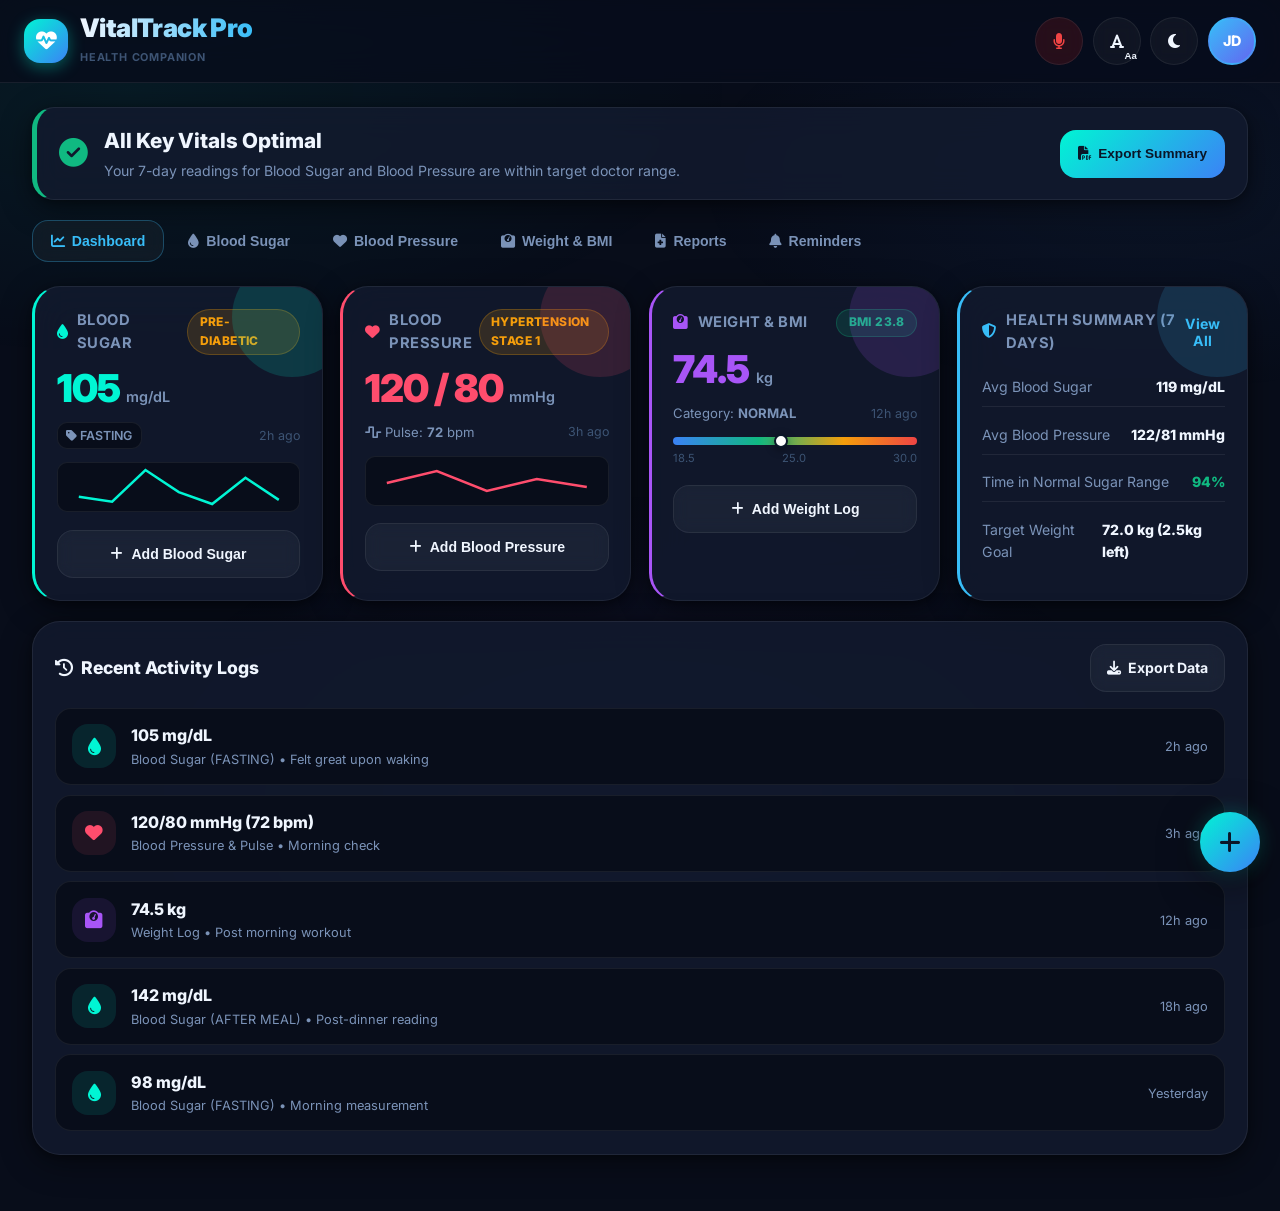
<file: index.html>
<!DOCTYPE html>
<html lang="en" data-theme="dark">
<head>
    <meta charset="UTF-8">
    <meta name="viewport" content="width=device-width, initial-scale=1.0">
    <title>VitalTrack Pro - Smart Health Metrics Tracking</title>
    <!-- Modern Typography -->
    <link rel="preconnect" href="https://fonts.googleapis.com">
    <link rel="preconnect" href="https://fonts.gstatic.com" crossorigin>
    <link href="https://fonts.googleapis.com/css2?family=Plus+Jakarta+Sans:wght@400;500;600;700;800&display=swap" rel="stylesheet">
    <!-- FontAwesome icons for healthcare UI -->
    <link rel="stylesheet" href="https://cdnjs.cloudflare.com/ajax/libs/font-awesome/6.4.0/css/all.min.css">
    <link rel="stylesheet" href="styles.css">
</head>
<body class="theme-dark font-normal">
    <div id="app" class="app-container">
        <!-- Top Navigation Bar -->
        <header class="top-app-bar">
            <div class="brand-section">
                <div class="brand-logo">
                    <i class="fa-solid fa-heart-pulse"></i>
                </div>
                <div class="brand-text">
                    <h1>VitalTrack Pro</h1>
                    <span class="brand-tag">Health Companion</span>
                </div>
            </div>
            
            <div class="top-bar-actions">
                <button id="btn-voice-log" class="icon-button mic-btn" title="Voice Assisted Vital Entry" onclick="app.openVoiceModal()">
                    <i class="fa-solid fa-microphone"></i>
                </button>
                <button id="btn-font-scale" class="icon-button" title="Toggle Large Font Mode for Readability" aria-label="Toggle Font Size">
                    <i class="fa-solid fa-font"></i>
                    <span class="badge-text">Aa</span>
                </button>
                <button id="btn-theme-toggle" class="icon-button" title="Toggle Light/Dark Theme" aria-label="Toggle Theme">
                    <i class="fa-solid fa-moon"></i>
                </button>
                <div class="user-avatar" id="btn-open-profile" title="User Profile">
                    <span>JD</span>
                </div>
            </div>
        </header>

        <!-- Main Content View Area -->
        <main class="main-content">
            <!-- Global Health Status Banner -->
            <section class="status-banner status-good" id="global-status-banner">
                <div class="status-icon">
                    <i class="fa-solid fa-circle-check"></i>
                </div>
                <div class="status-info">
                    <h2 id="status-title">All Key Vitals Optimal</h2>
                    <p id="status-desc">Your 7-day readings for Blood Sugar and Blood Pressure are within target doctor range.</p>
                </div>
                <button class="status-action-btn" id="btn-quick-report">
                    <i class="fa-solid fa-file-pdf"></i> Export Summary
                </button>
            </section>

            <!-- Navigation Tabs for Desktop / Screen Selector -->
            <nav class="screen-tabs">
                <button class="tab-btn active" data-screen="dashboard">
                    <i class="fa-solid fa-chart-line"></i> Dashboard
                </button>
                <button class="tab-btn" data-screen="bloodsugar">
                    <i class="fa-solid fa-droplet"></i> Blood Sugar
                </button>
                <button class="tab-btn" data-screen="bloodpressure">
                    <i class="fa-solid fa-heart"></i> Blood Pressure
                </button>
                <button class="tab-btn" data-screen="weightbmi">
                    <i class="fa-solid fa-weight-scale"></i> Weight & BMI
                </button>
                <button class="tab-btn" data-screen="reports">
                    <i class="fa-solid fa-file-medical"></i> Reports
                </button>
                <button class="tab-btn" data-screen="reminders">
                    <i class="fa-solid fa-bell"></i> Reminders
                </button>
            </nav>

            <!-- ================= SCREEN 1: DASHBOARD ================= -->
            <div id="screen-dashboard" class="screen-view active">
                <div class="dashboard-grid">
                    <!-- Metric Card 1: Blood Sugar -->
                    <div class="metric-card card-sugar">
                        <div class="card-header">
                            <div class="card-title">
                                <i class="fa-solid fa-droplet icon-sugar"></i>
                                <span>Blood Sugar</span>
                            </div>
                            <span class="status-pill pill-normal" id="dash-sugar-pill">Normal</span>
                        </div>
                        <div class="card-value-container">
                            <span class="metric-number" id="dash-sugar-val">105</span>
                            <span class="metric-unit">mg/dL</span>
                        </div>
                        <div class="card-subtext">
                            <span class="context-tag" id="dash-sugar-context"><i class="fa-solid fa-sun"></i> Fasting</span>
                            <span class="timestamp" id="dash-sugar-time">Today, 8:15 AM</span>
                        </div>
                        <div class="mini-chart-container">
                            <svg id="sparkline-sugar" class="sparkline-svg" viewBox="0 0 200 40"></svg>
                        </div>
                        <button class="card-add-btn" onclick="app.openLoggerModal('sugar')">
                            <i class="fa-solid fa-plus"></i> Add Blood Sugar
                        </button>
                    </div>

                    <!-- Metric Card 2: Blood Pressure -->
                    <div class="metric-card card-bp">
                        <div class="card-header">
                            <div class="card-title">
                                <i class="fa-solid fa-heart icon-bp"></i>
                                <span>Blood Pressure</span>
                            </div>
                            <span class="status-pill pill-normal" id="dash-bp-pill">Normal</span>
                        </div>
                        <div class="card-value-container">
                            <span class="metric-number" id="dash-bp-val">120 / 80</span>
                            <span class="metric-unit">mmHg</span>
                        </div>
                        <div class="card-subtext">
                            <span><i class="fa-solid fa-wave-square"></i> Pulse: <strong id="dash-bp-pulse">72</strong> bpm</span>
                            <span class="timestamp" id="dash-bp-time">Today, 7:30 AM</span>
                        </div>
                        <div class="mini-chart-container">
                            <svg id="sparkline-bp" class="sparkline-svg" viewBox="0 0 200 40"></svg>
                        </div>
                        <button class="card-add-btn" onclick="app.openLoggerModal('bp')">
                            <i class="fa-solid fa-plus"></i> Add Blood Pressure
                        </button>
                    </div>

                    <!-- Metric Card 3: Weight & BMI -->
                    <div class="metric-card card-weight">
                        <div class="card-header">
                            <div class="card-title">
                                <i class="fa-solid fa-weight-scale icon-weight"></i>
                                <span>Weight & BMI</span>
                            </div>
                            <span class="status-pill pill-normal" id="dash-bmi-pill">BMI 23.8</span>
                        </div>
                        <div class="card-value-container">
                            <span class="metric-number" id="dash-weight-val">74.5</span>
                            <span class="metric-unit">kg</span>
                        </div>
                        <div class="card-subtext">
                            <span>Category: <strong id="dash-bmi-cat">Normal Weight</strong></span>
                            <span class="timestamp" id="dash-weight-time">Yesterday</span>
                        </div>
                        <div class="bmi-mini-bar">
                            <div class="bmi-track">
                                <div class="bmi-pointer" id="dash-bmi-pointer" style="left: 45%;"></div>
                            </div>
                            <div class="bmi-labels">
                                <span>18.5</span>
                                <span>25.0</span>
                                <span>30.0</span>
                            </div>
                        </div>
                        <button class="card-add-btn" onclick="app.openLoggerModal('weight')">
                            <i class="fa-solid fa-plus"></i> Add Weight Log
                        </button>
                    </div>

                    <!-- Metric Card 4: Weekly Summary Overview -->
                    <div class="metric-card card-summary">
                        <div class="card-header">
                            <div class="card-title">
                                <i class="fa-solid fa-shield-halved icon-summary"></i>
                                <span>Health Summary (7 Days)</span>
                            </div>
                            <button class="btn-text" onclick="app.switchScreen('reports')">View All</button>
                        </div>
                        <div class="summary-stats-list">
                            <div class="summary-stat-item">
                                <span class="stat-label">Avg Blood Sugar</span>
                                <span class="stat-val" id="summary-avg-sugar">108 mg/dL</span>
                            </div>
                            <div class="summary-stat-item">
                                <span class="stat-label">Avg Blood Pressure</span>
                                <span class="stat-val" id="summary-avg-bp">121/79 mmHg</span>
                            </div>
                            <div class="summary-stat-item">
                                <span class="stat-label">Time in Normal Sugar Range</span>
                                <span class="stat-val text-success" id="summary-in-range">94%</span>
                            </div>
                            <div class="summary-stat-item">
                                <span class="stat-label">Target Weight Goal</span>
                                <span class="stat-val" id="summary-weight-goal">72.0 kg (2.5kg left)</span>
                            </div>
                        </div>
                    </div>
                </div>

                <!-- Recent Activity Feed -->
                <section class="section-container">
                    <div class="section-header">
                        <h3><i class="fa-solid fa-clock-rotate-left"></i> Recent Activity Logs</h3>
                        <button class="btn-secondary" id="btn-export-csv"><i class="fa-solid fa-download"></i> Export Data</button>
                    </div>
                    <div class="history-list" id="dashboard-recent-logs">
                        <!-- Dynamic content filled by JS -->
                    </div>
                </section>
            </div>

            <!-- ================= SCREEN 2: BLOOD SUGAR MODULE ================= -->
            <div id="screen-bloodsugar" class="screen-view">
                <div class="module-header">
                    <h2><i class="fa-solid fa-droplet text-sugar"></i> Blood Sugar Tracking</h2>
                    <button class="btn-primary" onclick="app.openLoggerModal('sugar')">
                        <i class="fa-solid fa-plus"></i> New Reading
                    </button>
                </div>

                <div class="chart-card">
                    <div class="chart-toolbar">
                        <div class="timeframe-selector">
                            <button class="timeframe-btn active" onclick="app.renderSugarChart(7)">7 Days</button>
                            <button class="timeframe-btn" onclick="app.renderSugarChart(30)">30 Days</button>
                            <button class="timeframe-btn" onclick="app.renderSugarChart(90)">90 Days</button>
                        </div>
                        <div class="chart-legend">
                            <span class="legend-item"><span class="legend-dot dot-fasting"></span> Fasting</span>
                            <span class="legend-item"><span class="legend-dot dot-after"></span> After Meal</span>
                            <span class="legend-item"><span class="legend-target-band"></span> Target Range (70-130)</span>
                        </div>
                    </div>
                    <div class="chart-canvas-container">
                        <svg id="sugar-main-chart" class="main-chart-svg" viewBox="0 0 800 240"></svg>
                    </div>
                </div>

                <div class="history-section">
                    <div class="history-filters">
                        <div class="search-box">
                            <i class="fa-solid fa-magnifying-glass"></i>
                            <input type="text" id="sugar-search" placeholder="Search notes or dates..." oninput="app.filterSugarLogs()">
                        </div>
                        <select id="sugar-filter-context" onchange="app.filterSugarLogs()" class="select-input">
                            <option value="ALL">All Contexts</option>
                            <option value="FASTING">Fasting</option>
                            <option value="BEFORE_MEAL">Before Meal</option>
                            <option value="AFTER_MEAL">After Meal</option>
                            <option value="BEDTIME">Bedtime</option>
                        </select>
                    </div>

                    <div class="table-responsive">
                        <table class="data-table">
                            <thead>
                                <tr>
                                    <th>Date & Time</th>
                                    <th>Value (mg/dL)</th>
                                    <th>Context</th>
                                    <th>Status</th>
                                    <th>Notes</th>
                                    <th>Action</th>
                                </tr>
                            </thead>
                            <tbody id="sugar-table-body">
                                <!-- Filled by JS -->
                            </tbody>
                        </table>
                    </div>
                </div>
            </div>

            <!-- ================= SCREEN 3: BLOOD PRESSURE MODULE ================= -->
            <div id="screen-bloodpressure" class="screen-view">
                <div class="module-header">
                    <h2><i class="fa-solid fa-heart text-bp"></i> Blood Pressure Tracking</h2>
                    <button class="btn-primary" onclick="app.openLoggerModal('bp')">
                        <i class="fa-solid fa-plus"></i> New BP Log
                    </button>
                </div>

                <div class="aha-classification-banner">
                    <div class="aha-badge" id="current-aha-badge">
                        <i class="fa-solid fa-heart-circle-check"></i> Normal Blood Pressure (<120 / <80 mmHg)
                    </div>
                    <p class="aha-desc">Based on American Heart Association (AHA) guidelines for adults.</p>
                </div>

                <div class="chart-card">
                    <div class="chart-toolbar">
                        <div class="timeframe-selector">
                            <button class="timeframe-btn active" onclick="app.renderBPChart(7)">7 Days</button>
                            <button class="timeframe-btn" onclick="app.renderBPChart(30)">30 Days</button>
                        </div>
                        <div class="chart-legend">
                            <span class="legend-item"><span class="legend-dot dot-sys"></span> Systolic</span>
                            <span class="legend-item"><span class="legend-dot dot-dia"></span> Diastolic</span>
                            <span class="legend-item"><span class="legend-dot dot-pulse"></span> Pulse (bpm)</span>
                        </div>
                    </div>
                    <div class="chart-canvas-container">
                        <svg id="bp-main-chart" class="main-chart-svg" viewBox="0 0 800 240"></svg>
                    </div>
                </div>

                <div class="history-section">
                    <div class="table-responsive">
                        <table class="data-table">
                            <thead>
                                <tr>
                                    <th>Date & Time</th>
                                    <th>Systolic / Diastolic</th>
                                    <th>Pulse</th>
                                    <th>Category</th>
                                    <th>Notes</th>
                                    <th>Action</th>
                                </tr>
                            </thead>
                            <tbody id="bp-table-body">
                                <!-- Filled by JS -->
                            </tbody>
                        </table>
                    </div>
                </div>
            </div>

            <!-- ================= SCREEN 4: WEIGHT & BMI MODULE ================= -->
            <div id="screen-weightbmi" class="screen-view">
                <div class="module-header">
                    <h2><i class="fa-solid fa-weight-scale text-weight"></i> Weight & BMI Goal Tracker</h2>
                    <button class="btn-primary" onclick="app.openLoggerModal('weight')">
                        <i class="fa-solid fa-plus"></i> Log Weight
                    </button>
                </div>

                <div class="bmi-calculator-card">
                    <div class="bmi-score-display">
                        <div class="bmi-number-circle" id="bmi-score-big">
                            23.8
                        </div>
                        <div class="bmi-details">
                            <span class="bmi-label">Body Mass Index (BMI)</span>
                            <h3 class="bmi-status-text" id="bmi-cat-big">Normal Weight</h3>
                            <p class="bmi-range-info">Healthy range for your height (177 cm): <strong>58.0 kg – 78.0 kg</strong></p>
                        </div>
                    </div>

                    <div class="bmi-full-scale">
                        <div class="scale-bar">
                            <div class="scale-seg seg-under" title="Underweight (< 18.5)">Underweight</div>
                            <div class="scale-seg seg-normal" title="Normal (18.5 - 24.9)">Normal</div>
                            <div class="scale-seg seg-over" title="Overweight (25.0 - 29.9)">Overweight</div>
                            <div class="scale-seg seg-obese" title="Obese (≥ 30.0)">Obese</div>
                        </div>
                        <div class="scale-indicator" id="bmi-scale-marker" style="left: 45%;">
                            <i class="fa-solid fa-caret-up"></i>
                        </div>
                    </div>
                </div>

                <div class="goal-progress-card">
                    <div class="goal-header">
                        <h3><i class="fa-solid fa-bullseye"></i> Weight Loss Goal Progress</h3>
                        <span class="goal-target-text">Target: <strong id="user-target-weight">72.0 kg</strong></span>
                    </div>
                    <div class="progress-bar-container">
                        <div class="progress-fill" id="weight-goal-progress-fill" style="width: 65%;"></div>
                    </div>
                    <div class="progress-footer">
                        <span>Start: 79.0 kg</span>
                        <span id="weight-progress-pct">65% Achieved</span>
                        <span>Current: 74.5 kg</span>
                    </div>
                </div>

                <div class="chart-card">
                    <div class="chart-toolbar">
                        <h3>Weight History Trend</h3>
                    </div>
                    <div class="chart-canvas-container">
                        <svg id="weight-main-chart" class="main-chart-svg" viewBox="0 0 800 220"></svg>
                    </div>
                </div>
            </div>

            <!-- ================= SCREEN 5: DOCTOR REPORTS & PDF EXPORT ================= -->
            <div id="screen-reports" class="screen-view">
                <div class="module-header">
                    <h2><i class="fa-solid fa-file-medical text-primary"></i> Medical Reports & Doctor Export</h2>
                    <button class="btn-primary btn-large" onclick="app.generatePDFReport()">
                        <i class="fa-solid fa-file-pdf"></i> Download Doctor PDF Report
                    </button>
                </div>

                <div class="reports-control-panel">
                    <div class="control-group">
                        <label>Select Report Period:</label>
                        <select id="report-period-select" class="select-input" onchange="app.updateReportPreview()">
                            <option value="7">Last 7 Days (Weekly Summary)</option>
                            <option value="30" selected>Last 30 Days (Monthly Summary)</option>
                            <option value="90">Last 90 Days (Quarterly Summary)</option>
                        </select>
                    </div>
                    <div class="control-group">
                        <label>Include Notes & Medication Log:</label>
                        <input type="checkbox" id="report-include-notes" checked onchange="app.updateReportPreview()">
                    </div>
                </div>

                <!-- Printable Doctor Summary Document Preview -->
                <div class="doctor-pdf-preview" id="pdf-preview-document">
                    <div class="pdf-header">
                        <div class="pdf-doctor-brand">
                            <i class="fa-solid fa-notes-medical"></i>
                            <div>
                                <h2>VitalTrack Pro Medical Report</h2>
                                <p>Comprehensive Health Metrics Summary for Physician Review</p>
                            </div>
                        </div>
                        <div class="pdf-patient-info">
                            <p><strong>Patient:</strong> John Doe (Age 52, Male)</p>
                            <p><strong>Height:</strong> 177 cm | <strong>Current Weight:</strong> 74.5 kg</p>
                            <p><strong>Report Date:</strong> <span id="pdf-gen-date">August 02, 2026</span></p>
                        </div>
                    </div>

                    <hr class="divider">

                    <div class="pdf-summary-section">
                        <h3>1. Executive Health Metrics Summary</h3>
                        <div class="pdf-grid-stats">
                            <div class="pdf-stat-box">
                                <span class="box-title">Blood Sugar Avg</span>
                                <span class="box-val" id="pdf-sugar-avg">108 mg/dL</span>
                                <span class="box-sub">Target: 70 - 130 mg/dL</span>
                            </div>
                            <div class="pdf-stat-box">
                                <span class="box-title">Blood Pressure Avg</span>
                                <span class="box-val" id="pdf-bp-avg">121 / 79 mmHg</span>
                                <span class="box-sub">AHA Status: Normal</span>
                            </div>
                            <div class="pdf-stat-box">
                                <span class="box-title">Time In Sugar Range</span>
                                <span class="box-val" id="pdf-sugar-tir">94%</span>
                                <span class="box-sub">Hyper/Hypo: 1 Reading</span>
                            </div>
                            <div class="pdf-stat-box">
                                <span class="box-title">BMI & Weight Goal</span>
                                <span class="box-val" id="pdf-bmi-val">23.8 (Normal)</span>
                                <span class="box-sub">Goal: 72.0 kg</span>
                            </div>
                        </div>
                    </div>

                    <div class="pdf-detail-table-section">
                        <h3>2. Detailed Readings Log History</h3>
                        <table class="pdf-table">
                            <thead>
                                <tr>
                                    <th>Date/Time</th>
                                    <th>Metric Type</th>
                                    <th>Reading Value</th>
                                    <th>Clinical Context</th>
                                    <th>Notes</th>
                                </tr>
                            </thead>
                            <tbody id="pdf-history-table">
                                <!-- Dynamic rows -->
                            </tbody>
                        </table>
                    </div>
                </div>
            </div>

            <!-- ================= SCREEN 6: REMINDERS & NOTIFICATIONS ================= -->
            <div id="screen-reminders" class="screen-view">
                <div class="module-header">
                    <h2><i class="fa-solid fa-bell text-warning"></i> Medication & Log Reminders</h2>
                    <button class="btn-primary" onclick="app.openReminderModal()">
                        <i class="fa-solid fa-plus"></i> Add Reminder
                    </button>
                </div>

                <div class="reminders-list" id="reminders-container">
                    <!-- Dynamic Reminders -->
                </div>
            </div>

            <!-- ================= SCREEN 7: PROFILE & PREFERENCES ================= -->
            <div id="screen-profile" class="screen-view">
                <div class="module-header">
                    <h2><i class="fa-solid fa-user-gear"></i> Patient Profile & Preferences</h2>
                </div>

                <div class="profile-grid">
                    <form class="profile-card" id="profile-form" onsubmit="app.saveProfile(event)">
                        <h3>Personal Health Attributes</h3>
                        <div class="form-group">
                            <label>Full Name</label>
                            <input type="text" id="prof-name" class="text-input" value="John Doe" required>
                        </div>
                        <div class="form-row">
                            <div class="form-group">
                                <label>Age</label>
                                <input type="number" id="prof-age" class="text-input" value="52" min="1" max="120" required>
                            </div>
                            <div class="form-group">
                                <label>Gender</label>
                                <select id="prof-gender" class="select-input">
                                    <option value="MALE" selected>Male</option>
                                    <option value="FEMALE">Female</option>
                                    <option value="OTHER">Other</option>
                                </select>
                            </div>
                        </div>
                        <div class="form-row">
                            <div class="form-group">
                                <label>Height (cm)</label>
                                <input type="number" id="prof-height" class="text-input" value="177" min="50" max="250" required oninput="app.calculateProfileBMI()">
                            </div>
                            <div class="form-group">
                                <label>Weight Goal (kg)</label>
                                <input type="number" id="prof-weight-goal" class="text-input" value="72.0" step="0.1" required>
                            </div>
                        </div>
                        <button type="submit" class="btn-primary"><i class="fa-solid fa-floppy-disk"></i> Save Profile Settings</button>
                    </form>

                    <!-- Monetization & Subscription Card -->
                    <div class="subscription-card">
                        <div class="sub-header">
                            <span class="sub-badge">VitalTrack Premium</span>
                            <h3>Upgrade to Premium Account</h3>
                        </div>
                        <ul class="sub-features">
                            <li><i class="fa-solid fa-circle-check"></i> Unlimited Doctor PDF Exports</li>
                            <li><i class="fa-solid fa-circle-check"></i> Multi-Profile & Caregiver Accounts</li>
                            <li><i class="fa-solid fa-circle-check"></i> Automated Cloud Backup & Encryption</li>
                            <li><i class="fa-solid fa-circle-check"></i> AI Smart Health Trend Alerts</li>
                        </ul>
                        <button class="btn-upgrade" onclick="alert('Google Play Billing Premium purchase simulated!')">
                            <i class="fa-solid fa-crown"></i> Upgrade for $4.99/mo
                        </button>
                    </div>
                </div>
            </div>
        </main>

        <!-- Floating Quick-Add Action Button (Mobile One-Hand Access) -->
        <div class="fab-wrapper">
            <button class="fab-main" id="fab-main" title="Quick Add Measurement">
                <i class="fa-solid fa-plus"></i>
            </button>
            <div class="fab-menu" id="fab-menu">
                <button class="fab-item fab-sugar" onclick="app.openLoggerModal('sugar')" title="Add Sugar Reading">
                    <i class="fa-solid fa-droplet"></i> Sugar
                </button>
                <button class="fab-item fab-bp" onclick="app.openLoggerModal('bp')" title="Add Pressure Log">
                    <i class="fa-solid fa-heart"></i> BP
                </button>
                <button class="fab-item fab-weight" onclick="app.openLoggerModal('weight')" title="Add Weight Log">
                    <i class="fa-solid fa-weight-scale"></i> Weight
                </button>
            </div>
        </div>

        <!-- Bottom Navigation Bar for Mobile -->
        <nav class="bottom-nav">
            <button class="nav-item active" data-screen="dashboard">
                <i class="fa-solid fa-chart-line"></i>
                <span>Dashboard</span>
            </button>
            <button class="nav-item" data-screen="bloodsugar">
                <i class="fa-solid fa-droplet"></i>
                <span>Sugar</span>
            </button>
            <button class="nav-item" data-screen="bloodpressure">
                <i class="fa-solid fa-heart"></i>
                <span>BP</span>
            </button>
            <button class="nav-item" data-screen="weightbmi">
                <i class="fa-solid fa-weight-scale"></i>
                <span>Weight</span>
            </button>
            <button class="nav-item" data-screen="reports">
                <i class="fa-solid fa-file-medical"></i>
                <span>Reports</span>
            </button>
        </nav>

        <!-- MODAL DIALOG: METRIC LOGGER -->
        <div class="modal-overlay" id="logger-modal">
            <div class="modal-card">
                <div class="modal-header">
                    <h3 id="modal-title"><i class="fa-solid fa-plus"></i> Log Measurement</h3>
                    <button class="btn-close" onclick="app.closeLoggerModal()">&times;</button>
                </div>
                <div class="modal-body" id="modal-body-content">
                    <!-- Dynamic form based on type (sugar, bp, weight) -->
                </div>
            </div>
        </div>

        <!-- MODAL DIALOG: ADD REMINDER -->
        <div class="modal-overlay" id="reminder-modal">
            <div class="modal-card">
                <div class="modal-header">
                    <h3><i class="fa-solid fa-bell"></i> New Health Reminder</h3>
                    <button class="btn-close" onclick="app.closeReminderModal()">&times;</button>
                </div>
                <form class="modal-body" onsubmit="app.saveReminder(event)">
                    <div class="form-group">
                        <label>Reminder Title</label>
                        <input type="text" id="rem-title" class="text-input" placeholder="e.g. Fasting Sugar Log or Metformin" required>
                    </div>
                    <div class="form-row">
                        <div class="form-group">
                            <label>Time</label>
                            <input type="time" id="rem-time" class="text-input" value="08:00" required>
                        </div>
                        <div class="form-group">
                            <label>Category</label>
                            <select id="rem-category" class="select-input">
                                <option value="LOG">Measurement Log</option>
                                <option value="MEDICATION">Medication</option>
                                <option value="OTHER">General</option>
                            </select>
                        </div>
                    </div>
                    <button type="submit" class="btn-primary" style="width: 100%; margin-top: 1rem;">
                        <i class="fa-solid fa-check"></i> Set Reminder
                    </button>
                </form>
            </div>
        </div>

        <!-- MODAL DIALOG: VOICE ASSISTED VITAL LOGGING -->
        <div class="modal-overlay" id="voice-modal">
            <div class="modal-card voice-card">
                <div class="modal-header">
                    <h3><i class="fa-solid fa-microphone"></i> Voice Vital Logging</h3>
                    <button class="btn-close" onclick="app.closeVoiceModal()">&times;</button>
                </div>
                <div class="modal-body text-center" style="padding: 1.5rem;">
                    <div class="voice-mic-ring" id="mic-ring" onclick="app.startVoiceRecognition()">
                        <i class="fa-solid fa-microphone-lines mic-icon-large"></i>
                    </div>
                    <p class="voice-status" id="voice-status">Tap mic and speak (e.g., <strong>"Sugar 115 fasting"</strong> or <strong>"BP 120 over 80"</strong>)</p>
                    <div class="voice-transcript-box" id="voice-transcript">
                        <span class="placeholder-text">Listening...</span>
                    </div>
                    <button class="btn-primary" style="width: 100%; margin-top: 1.2rem;" onclick="app.processSpokenText()">
                        <i class="fa-solid fa-check"></i> Confirm & Save Log
                    </button>
                </div>
            </div>
        </div>
    </div>

    <!-- Application Script -->
    <script src="app.js"></script>
</body>
</html>
</file>
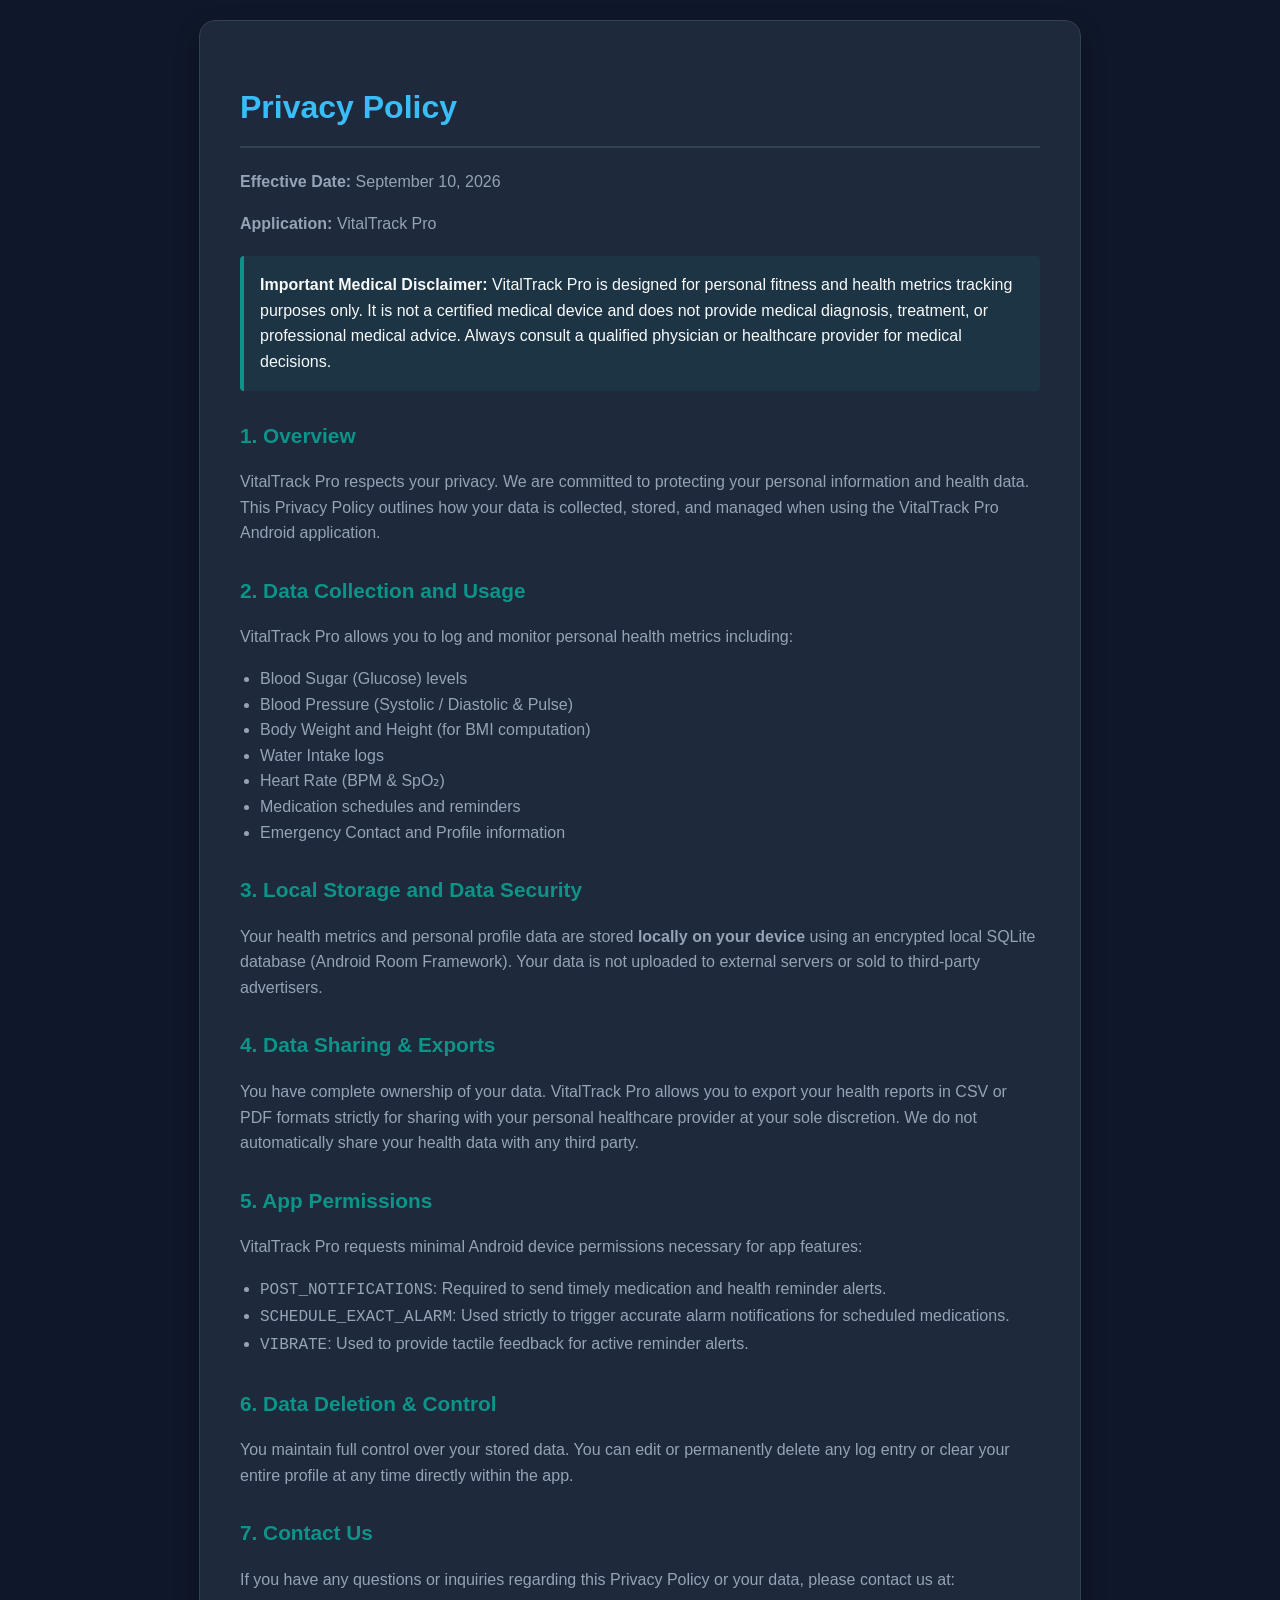
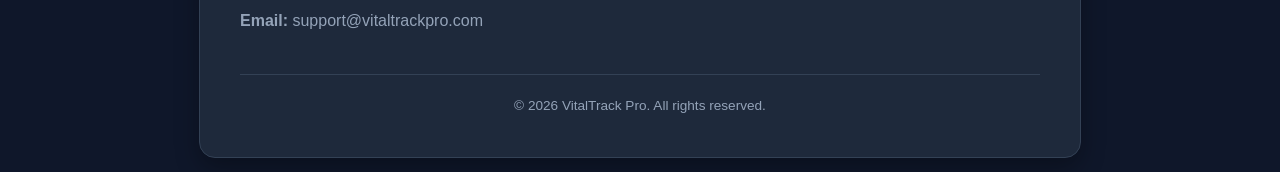
<file: PRIVACY_POLICY.html>
<!DOCTYPE html>
<html lang="en">
<head>
    <meta charset="UTF-8">
    <meta name="viewport" content="width=device-width, initial-scale=1.0">
    <title>Privacy Policy - VitalTrack Pro</title>
    <style>
        :root {
            --bg-color: #0f172a;
            --card-bg: #1e293b;
            --text-color: #f8fafc;
            --muted-color: #94a3b8;
            --accent-color: #0d9488;
            --border-color: #334155;
        }
        body {
            font-family: -apple-system, BlinkMacSystemFont, 'Segoe UI', Roboto, Helvetica, Arial, sans-serif;
            background-color: var(--bg-color);
            color: var(--text-color);
            line-height: 1.6;
            margin: 0;
            padding: 20px;
        }
        .container {
            max-width: 800px;
            margin: 0 auto;
            background: var(--card-bg);
            padding: 40px;
            border-radius: 16px;
            border: 1px solid var(--border-color);
            box-shadow: 0 10px 25px rgba(0, 0, 0, 0.3);
        }
        h1 {
            color: #38bdf8;
            border-bottom: 2px solid var(--border-color);
            padding-bottom: 12px;
            font-size: 2rem;
        }
        h2 {
            color: var(--accent-color);
            margin-top: 28px;
            font-size: 1.3rem;
        }
        p, li {
            color: var(--muted-color);
            font-size: 1rem;
        }
        ul {
            padding-left: 20px;
        }
        .disclaimer-box {
            background-color: rgba(13, 148, 136, 0.1);
            border-left: 4px solid var(--accent-color);
            padding: 16px;
            margin: 20px 0;
            border-radius: 4px;
        }
        .footer {
            margin-top: 40px;
            font-size: 0.85rem;
            color: var(--muted-color);
            text-align: center;
            border-top: 1px solid var(--border-color);
            padding-top: 20px;
        }
    </style>
</head>
<body>
    <div class="container">
        <h1>Privacy Policy</h1>
        <p><strong>Effective Date:</strong> September 10, 2026</p>
        <p><strong>Application:</strong> VitalTrack Pro</p>

        <div class="disclaimer-box">
            <strong>Important Medical Disclaimer:</strong> VitalTrack Pro is designed for personal fitness and health metrics tracking purposes only. It is not a certified medical device and does not provide medical diagnosis, treatment, or professional medical advice. Always consult a qualified physician or healthcare provider for medical decisions.
        </div>

        <h2>1. Overview</h2>
        <p>VitalTrack Pro respects your privacy. We are committed to protecting your personal information and health data. This Privacy Policy outlines how your data is collected, stored, and managed when using the VitalTrack Pro Android application.</p>

        <h2>2. Data Collection and Usage</h2>
        <p>VitalTrack Pro allows you to log and monitor personal health metrics including:</p>
        <ul>
            <li>Blood Sugar (Glucose) levels</li>
            <li>Blood Pressure (Systolic / Diastolic & Pulse)</li>
            <li>Body Weight and Height (for BMI computation)</li>
            <li>Water Intake logs</li>
            <li>Heart Rate (BPM & SpO₂)</li>
            <li>Medication schedules and reminders</li>
            <li>Emergency Contact and Profile information</li>
        </ul>

        <h2>3. Local Storage and Data Security</h2>
        <p>Your health metrics and personal profile data are stored <strong>locally on your device</strong> using an encrypted local SQLite database (Android Room Framework). Your data is not uploaded to external servers or sold to third-party advertisers.</p>

        <h2>4. Data Sharing & Exports</h2>
        <p>You have complete ownership of your data. VitalTrack Pro allows you to export your health reports in CSV or PDF formats strictly for sharing with your personal healthcare provider at your sole discretion. We do not automatically share your health data with any third party.</p>

        <h2>5. App Permissions</h2>
        <p>VitalTrack Pro requests minimal Android device permissions necessary for app features:</p>
        <ul>
            <li><code>POST_NOTIFICATIONS</code>: Required to send timely medication and health reminder alerts.</li>
            <li><code>SCHEDULE_EXACT_ALARM</code>: Used strictly to trigger accurate alarm notifications for scheduled medications.</li>
            <li><code>VIBRATE</code>: Used to provide tactile feedback for active reminder alerts.</li>
        </ul>

        <h2>6. Data Deletion & Control</h2>
        <p>You maintain full control over your stored data. You can edit or permanently delete any log entry or clear your entire profile at any time directly within the app.</p>

        <h2>7. Contact Us</h2>
        <p>If you have any questions or inquiries regarding this Privacy Policy or your data, please contact us at:</p>
        <p><strong>Email:</strong> support@vitaltrackpro.com</p>

        <div class="footer">
            &copy; 2026 VitalTrack Pro. All rights reserved.
        </div>
    </div>
</body>
</html>
</file>
<file: styles.css>
/* ==========================================================================
   VitalTrack Pro v2 — Premium Health Dashboard
   Design: Glassmorphism · Animated Gradients · Micro-animations · Mobile-First
   ========================================================================== */

/* ─── Google Font ─── */
@import url('https://fonts.googleapis.com/css2?family=Inter:wght@400;500;600;700;800;900&family=Plus+Jakarta+Sans:wght@400;500;600;700;800&display=swap');

:root {
    /* ── Dark Palette ── */
    --bg-primary:    #080d1a;
    --bg-secondary:  #0e1628;
    --bg-card:       rgba(18, 26, 46, 0.85);
    --bg-card-hover: rgba(30, 45, 75, 0.9);
    --bg-glass:      rgba(255, 255, 255, 0.04);
    --bg-input:      rgba(8, 13, 26, 0.8);

    --text-primary:   #f0f6ff;
    --text-secondary: #7b93b8;
    --text-muted:     #3d5474;

    --border-color:     rgba(255,255,255,0.07);
    --border-highlight: rgba(255,255,255,0.15);

    /* ── Accent Palette ── */
    --color-sugar:     #00f5d4;
    --color-sugar-bg:  rgba(0, 245, 212, 0.10);
    --color-sugar-glow:rgba(0, 245, 212, 0.25);

    --color-bp:        #ff4d6d;
    --color-bp-bg:     rgba(255, 77, 109, 0.10);
    --color-bp-glow:   rgba(255, 77, 109, 0.25);

    --color-weight:    #a855f7;
    --color-weight-bg: rgba(168, 85, 247, 0.10);
    --color-weight-glow:rgba(168, 85, 247,0.25);

    --color-info:    #38bdf8;
    --color-success: #10b981;
    --color-warning: #f59e0b;
    --color-danger:  #ef4444;

    /* ── Gradient System ── */
    --grad-brand:   linear-gradient(135deg, #00f5d4 0%, #3b82f6 100%);
    --grad-sugar:   linear-gradient(135deg, #00f5d4 0%, #0ea5e9 100%);
    --grad-bp:      linear-gradient(135deg, #ff4d6d 0%, #f97316 100%);
    --grad-weight:  linear-gradient(135deg, #a855f7 0%, #6366f1 100%);
    --grad-summary: linear-gradient(135deg, #38bdf8 0%, #6366f1 100%);
    --grad-gold:    linear-gradient(135deg, #f59e0b 0%, #ec4899 100%);

    /* ── Type Scale ── */
    --font-scale: 1rem;
    --h1-size:    1.6rem;
    --h2-size:    1.3rem;
    --h3-size:    1.1rem;
    --metric-size:2.4rem;
    --touch-target-size: 48px;

    /* ── Shape ── */
    --radius-xs: 6px;
    --radius-sm: 10px;
    --radius-md: 16px;
    --radius-lg: 22px;
    --radius-xl: 28px;
    --radius-full: 9999px;

    /* ── Shadow ── */
    --shadow-card:  0 8px 32px rgba(0,0,0,0.45), 0 2px 8px rgba(0,0,0,0.3);
    --shadow-glow-sugar:  0 0 24px rgba(0, 245, 212, 0.2);
    --shadow-glow-bp:     0 0 24px rgba(255, 77, 109, 0.2);
    --shadow-glow-weight: 0 0 24px rgba(168, 85, 247, 0.2);
    --shadow-fab:   0 12px 40px rgba(0,0,0,0.5);

    /* ── Motion ── */
    --ease-spring: cubic-bezier(0.34, 1.56, 0.64, 1);
    --ease-out:    cubic-bezier(0.4, 0, 0.2, 1);
    --dur-fast: 0.18s;
    --dur-med:  0.28s;
    --dur-slow: 0.45s;

    /* ── Nav height ── */
    --nav-h: 72px;
}

/* ─── Light Theme ─── */
body.theme-light {
    --bg-primary:    #f1f5fb;
    --bg-secondary:  #ffffff;
    --bg-card:       rgba(255,255,255,0.92);
    --bg-card-hover: #f8faff;
    --bg-glass:      rgba(255,255,255,0.6);
    --bg-input:      #f8faff;

    --text-primary:   #0a1628;
    --text-secondary: #4a6080;
    --text-muted:     #94a3b8;

    --border-color:     rgba(0,0,0,0.07);
    --border-highlight: rgba(0,0,0,0.15);
    --shadow-card: 0 4px 24px rgba(0,0,0,0.07), 0 1px 4px rgba(0,0,0,0.04);
}

/* ─── Large Font Mode ─── */
body.font-large {
    --font-scale: 1.15rem;
    --h1-size:    1.85rem;
    --h2-size:    1.55rem;
    --h3-size:    1.3rem;
    --metric-size:2.8rem;
    --touch-target-size: 56px;
}

/* ═══════════════════════════════════════════════════════
   RESET & BASE
═══════════════════════════════════════════════════════ */
*, *::before, *::after {
    box-sizing: border-box;
    margin: 0;
    padding: 0;
    -webkit-tap-highlight-color: transparent;
}

html { scroll-behavior: smooth; }

body {
    font-family: 'Inter', 'Plus Jakarta Sans', -apple-system, sans-serif;
    background-color: var(--bg-primary);
    color: var(--text-primary);
    font-size: var(--font-scale);
    line-height: 1.55;
    min-height: 100vh;
    overflow-x: hidden;
}

/* Animated mesh gradient background */
body::before {
    content: '';
    position: fixed;
    inset: 0;
    background:
        radial-gradient(ellipse 80% 50% at 10% 10%, rgba(0,245,212,0.06) 0%, transparent 60%),
        radial-gradient(ellipse 60% 40% at 90% 20%, rgba(59,130,246,0.06) 0%, transparent 60%),
        radial-gradient(ellipse 70% 60% at 50% 90%, rgba(168,85,247,0.06) 0%, transparent 60%);
    pointer-events: none;
    z-index: 0;
}

body.theme-light::before { display: none; }

.app-container {
    width: 100%;
    max-width: 1280px;
    margin: 0 auto;
    min-height: 100vh;
    display: flex;
    flex-direction: column;
    position: relative;
    z-index: 1;
    padding-bottom: calc(var(--nav-h) + env(safe-area-inset-bottom, 0px));
}

/* ═══════════════════════════════════════════════════════
   TOP APP BAR
═══════════════════════════════════════════════════════ */
.top-app-bar {
    display: flex;
    align-items: center;
    justify-content: space-between;
    padding: 0.9rem 1.5rem;
    background: rgba(8, 13, 26, 0.82);
    backdrop-filter: blur(20px) saturate(1.8);
    -webkit-backdrop-filter: blur(20px) saturate(1.8);
    border-bottom: 1px solid var(--border-color);
    position: sticky;
    top: 0;
    z-index: 200;
}

body.theme-light .top-app-bar {
    background: rgba(255,255,255,0.88);
    backdrop-filter: blur(20px);
}

.brand-section {
    display: flex;
    align-items: center;
    gap: 0.75rem;
}

.brand-logo {
    width: 44px; height: 44px;
    border-radius: var(--radius-md);
    background: var(--grad-brand);
    display: flex; align-items: center; justify-content: center;
    color: #fff;
    font-size: 1.3rem;
    box-shadow: 0 4px 16px rgba(0,245,212,0.35);
    animation: pulse-logo 3s ease-in-out infinite;
    flex-shrink: 0;
}

@keyframes pulse-logo {
    0%, 100% { box-shadow: 0 4px 16px rgba(0,245,212,0.35); }
    50%       { box-shadow: 0 4px 24px rgba(0,245,212,0.6); }
}

.brand-text h1 {
    font-size: var(--h1-size);
    font-weight: 900;
    letter-spacing: -0.6px;
    background: linear-gradient(90deg, #f0f6ff 0%, #38bdf8 100%);
    -webkit-background-clip: text;
    -webkit-text-fill-color: transparent;
    background-clip: text;
    line-height: 1.1;
}

.brand-tag {
    font-size: 0.68rem;
    font-weight: 700;
    color: var(--text-muted);
    text-transform: uppercase;
    letter-spacing: 0.8px;
}

.top-bar-actions {
    display: flex;
    align-items: center;
    gap: 0.6rem;
}

.icon-button {
    width: var(--touch-target-size);
    height: var(--touch-target-size);
    border-radius: var(--radius-full);
    border: 1px solid var(--border-color);
    background: var(--bg-glass);
    color: var(--text-primary);
    display: flex; align-items: center; justify-content: center;
    cursor: pointer;
    font-size: 1rem;
    transition: all var(--dur-fast) var(--ease-out);
    position: relative;
    backdrop-filter: blur(8px);
}
.icon-button:hover {
    background: var(--bg-card-hover);
    border-color: var(--border-highlight);
    transform: scale(1.08);
}
.badge-text {
    position: absolute;
    bottom: 3px; right: 3px;
    font-size: 0.6rem;
    font-weight: 900;
}
.user-avatar {
    width: var(--touch-target-size);
    height: var(--touch-target-size);
    border-radius: var(--radius-full);
    background: var(--grad-summary);
    color: #fff;
    font-weight: 800;
    font-size: 0.9rem;
    display: flex; align-items: center; justify-content: center;
    cursor: pointer;
    transition: transform var(--dur-fast) var(--ease-spring);
    border: 2px solid rgba(56,189,248,0.4);
}
.user-avatar:hover { transform: scale(1.1); }

/* ═══════════════════════════════════════════════════════
   MAIN CONTENT
═══════════════════════════════════════════════════════ */
.main-content {
    padding: 1.25rem 1.5rem;
    display: flex;
    flex-direction: column;
    gap: 1.25rem;
    flex: 1;
}

/* ─── Status Banner ─── */
.status-banner {
    display: flex;
    align-items: center;
    gap: 1rem;
    padding: 1.1rem 1.4rem;
    border-radius: var(--radius-lg);
    border: 1px solid var(--border-color);
    background: var(--bg-card);
    backdrop-filter: blur(16px);
    box-shadow: var(--shadow-card);
    animation: slideDown 0.4s var(--ease-out);
}
@keyframes slideDown {
    from { opacity:0; transform: translateY(-10px); }
    to   { opacity:1; transform: translateY(0); }
}

.status-banner.status-good  { border-left: 5px solid var(--color-success); }
.status-banner.status-warning { border-left: 5px solid var(--color-warning); }

.status-icon {
    font-size: 1.8rem;
    color: var(--color-success);
    flex-shrink: 0;
}
.status-info { flex: 1; min-width: 0; }
.status-info h2 {
    font-size: var(--h2-size);
    font-weight: 800;
    white-space: nowrap;
    overflow: hidden;
    text-overflow: ellipsis;
}
.status-info p {
    color: var(--text-secondary);
    font-size: 0.88rem;
    margin-top: 0.15rem;
}
.status-action-btn {
    padding: 0.65rem 1.1rem;
    min-height: var(--touch-target-size);
    border-radius: var(--radius-md);
    border: none;
    background: var(--grad-brand);
    color: #0a1628;
    font-weight: 800;
    font-size: 0.85rem;
    cursor: pointer;
    display: flex; align-items: center; gap: 0.4rem;
    transition: all var(--dur-fast) var(--ease-out);
    white-space: nowrap;
    flex-shrink: 0;
}
.status-action-btn:hover { transform: scale(1.04); filter: brightness(1.1); }

/* ─── Screen Tabs ─── */
.screen-tabs {
    display: flex;
    gap: 0.35rem;
    overflow-x: auto;
    padding-bottom: 0.25rem;
    scrollbar-width: none;
}
.screen-tabs::-webkit-scrollbar { display: none; }

.tab-btn {
    padding: 0.6rem 1.1rem;
    min-height: 42px;
    border-radius: var(--radius-md);
    border: 1px solid transparent;
    background: transparent;
    color: var(--text-secondary);
    font-weight: 600;
    font-size: 0.88rem;
    cursor: pointer;
    display: flex; align-items: center; gap: 0.45rem;
    white-space: nowrap;
    transition: all var(--dur-fast) var(--ease-out);
    flex-shrink: 0;
}
.tab-btn.active {
    background: var(--bg-glass);
    color: var(--color-info);
    border-color: rgba(56,189,248,0.3);
    backdrop-filter: blur(8px);
}
.tab-btn:hover:not(.active) {
    background: var(--bg-glass);
    color: var(--text-primary);
}

/* ─── Screen Views ─── */
.screen-view { display: none; }
.screen-view.active {
    display: flex;
    flex-direction: column;
    gap: 1.25rem;
    animation: fadeUp 0.3s var(--ease-out);
}
@keyframes fadeUp {
    from { opacity:0; transform: translateY(10px); }
    to   { opacity:1; transform: translateY(0); }
}

/* ═══════════════════════════════════════════════════════
   DASHBOARD GRID & METRIC CARDS
═══════════════════════════════════════════════════════ */
.dashboard-grid {
    display: grid;
    grid-template-columns: repeat(auto-fit, minmax(280px, 1fr));
    gap: 1.1rem;
}

/* Glassmorphic Metric Card */
.metric-card {
    background: var(--bg-card);
    border: 1px solid var(--border-color);
    border-radius: var(--radius-xl);
    padding: 1.35rem;
    box-shadow: var(--shadow-card);
    backdrop-filter: blur(20px);
    -webkit-backdrop-filter: blur(20px);
    display: flex;
    flex-direction: column;
    gap: 0.85rem;
    position: relative;
    overflow: hidden;
    transition: transform var(--dur-med) var(--ease-spring),
                box-shadow var(--dur-med) var(--ease-out),
                border-color var(--dur-fast) var(--ease-out);
    cursor: default;
}

/* Gradient orb overlay inside card */
.metric-card::before {
    content: '';
    position: absolute;
    top: -30px; right: -30px;
    width: 120px; height: 120px;
    border-radius: 50%;
    opacity: 0.15;
    transition: opacity var(--dur-med) var(--ease-out);
    pointer-events: none;
}
.card-sugar::before  { background: var(--color-sugar);  }
.card-bp::before     { background: var(--color-bp);     }
.card-weight::before { background: var(--color-weight); }
.card-summary::before{ background: var(--color-info);   }

.metric-card:hover { transform: translateY(-4px); }
.card-sugar:hover  { border-color: rgba(0,245,212,0.3); box-shadow: var(--shadow-card), var(--shadow-glow-sugar); }
.card-bp:hover     { border-color: rgba(255,77,109,0.3); box-shadow: var(--shadow-card), var(--shadow-glow-bp); }
.card-weight:hover { border-color: rgba(168,85,247,0.3); box-shadow: var(--shadow-card), var(--shadow-glow-weight); }

/* Left border accent per type */
.card-sugar  { border-left: 3px solid var(--color-sugar);  }
.card-bp     { border-left: 3px solid var(--color-bp);     }
.card-weight { border-left: 3px solid var(--color-weight); }
.card-summary{ border-left: 3px solid var(--color-info);   }

.card-header {
    display: flex;
    align-items: center;
    justify-content: space-between;
}
.card-title {
    display: flex; align-items: center; gap: 0.55rem;
    font-weight: 700;
    font-size: 0.92rem;
    color: var(--text-secondary);
    text-transform: uppercase;
    letter-spacing: 0.5px;
}
.icon-sugar  { color: var(--color-sugar);  }
.icon-bp     { color: var(--color-bp);     }
.icon-weight { color: var(--color-weight); }
.icon-summary{ color: var(--color-info);   }

/* Status Pills */
.status-pill {
    padding: 0.22rem 0.7rem;
    border-radius: var(--radius-full);
    font-size: 0.75rem;
    font-weight: 800;
    text-transform: uppercase;
    letter-spacing: 0.4px;
}
.pill-normal  { background: rgba(16,185,129,0.15); color: var(--color-success); border: 1px solid rgba(16,185,129,0.25); }
.pill-warning { background: rgba(245,158,11,0.15); color: var(--color-warning); border: 1px solid rgba(245,158,11,0.25); }
.pill-danger  { background: rgba(239,68,68,0.15);  color: var(--color-danger);  border: 1px solid rgba(239,68,68,0.25); }

/* Big metric number */
.card-value-container {
    display: flex;
    align-items: baseline;
    gap: 0.4rem;
}
.metric-number {
    font-size: var(--metric-size);
    font-weight: 900;
    line-height: 1;
    letter-spacing: -1px;
    font-family: 'Inter', sans-serif;
}
.card-sugar  .metric-number { color: var(--color-sugar); }
.card-bp     .metric-number { color: var(--color-bp);    }
.card-weight .metric-number { color: var(--color-weight);}
.card-summary .metric-number{ color: var(--color-info);  }

.metric-unit {
    color: var(--text-secondary);
    font-size: 0.9rem;
    font-weight: 600;
}

.card-subtext {
    display: flex;
    align-items: center;
    justify-content: space-between;
    font-size: 0.82rem;
    color: var(--text-secondary);
}
.context-tag {
    background: var(--bg-primary);
    border: 1px solid var(--border-color);
    padding: 0.18rem 0.55rem;
    border-radius: var(--radius-sm);
    font-weight: 600;
    font-size: 0.78rem;
}
.timestamp { color: var(--text-muted); font-size: 0.78rem; }

/* Sparkline */
.mini-chart-container {
    border-radius: var(--radius-sm);
    overflow: hidden;
    background: var(--bg-primary);
    padding: 0.25rem;
    border: 1px solid var(--border-color);
}
.sparkline-svg {
    width: 100%;
    height: 40px;
    stroke-width: 2.5;
    fill: none;
    display: block;
}

/* Card Add Button */
.card-add-btn {
    margin-top: 0.25rem;
    width: 100%;
    min-height: var(--touch-target-size);
    border-radius: var(--radius-md);
    border: 1px solid var(--border-color);
    background: var(--bg-glass);
    color: var(--text-primary);
    font-weight: 700;
    font-size: 0.88rem;
    cursor: pointer;
    display: flex; align-items: center; justify-content: center; gap: 0.5rem;
    transition: all var(--dur-fast) var(--ease-out);
    backdrop-filter: blur(8px);
}
.card-add-btn:hover {
    background: var(--bg-card-hover);
    border-color: var(--border-highlight);
    transform: translateY(-1px);
}

/* ─── BMI Mini Bar ─── */
.bmi-mini-bar { display: flex; flex-direction: column; gap: 0.3rem; }
.bmi-track {
    height: 8px;
    border-radius: var(--radius-full);
    background: linear-gradient(90deg, #3b82f6 0%, #10b981 35%, #f59e0b 70%, #ef4444 100%);
    position: relative;
}
.bmi-pointer {
    width: 14px; height: 14px;
    border-radius: 50%;
    background: #fff;
    border: 2.5px solid #0a1628;
    position: absolute;
    top: -3px;
    transform: translateX(-50%);
    transition: left 0.4s var(--ease-spring);
    box-shadow: 0 2px 8px rgba(0,0,0,0.4);
}
.bmi-labels {
    display: flex;
    justify-content: space-between;
    font-size: 0.7rem;
    color: var(--text-muted);
}

/* ─── Summary Stats ─── */
.summary-stats-list { display: flex; flex-direction: column; gap: 0.55rem; }
.summary-stat-item {
    display: flex;
    justify-content: space-between;
    align-items: center;
    padding: 0.5rem 0;
    border-bottom: 1px solid var(--border-color);
    font-size: 0.88rem;
}
.summary-stat-item:last-child { border-bottom: none; }
.stat-label { color: var(--text-secondary); }
.stat-val   { font-weight: 800; color: var(--text-primary); }
.text-success { color: var(--color-success) !important; }

/* ═══════════════════════════════════════════════════════
   RECENT ACTIVITY FEED
═══════════════════════════════════════════════════════ */
.section-container {
    background: var(--bg-card);
    border: 1px solid var(--border-color);
    border-radius: var(--radius-xl);
    padding: 1.4rem;
    box-shadow: var(--shadow-card);
    backdrop-filter: blur(16px);
}
.section-header {
    display: flex; align-items: center; justify-content: space-between;
    margin-bottom: 1rem;
}
.section-header h3 {
    font-size: var(--h3-size);
    font-weight: 800;
    display: flex; align-items: center; gap: 0.5rem;
}

.history-list { display: flex; flex-direction: column; gap: 0.6rem; }
.history-item {
    display: flex;
    align-items: center;
    gap: 0.9rem;
    padding: 0.9rem 1rem;
    border-radius: var(--radius-md);
    background: var(--bg-primary);
    border: 1px solid var(--border-color);
    transition: all var(--dur-fast) var(--ease-out);
}
.history-item:hover {
    border-color: var(--border-highlight);
    transform: translateX(3px);
    background: var(--bg-glass);
}
.history-icon-type {
    width: 44px; height: 44px;
    border-radius: var(--radius-md);
    display: flex; align-items: center; justify-content: center;
    font-size: 1.1rem;
    flex-shrink: 0;
}
.type-sugar  { background: var(--color-sugar-bg);  color: var(--color-sugar);  }
.type-bp     { background: var(--color-bp-bg);     color: var(--color-bp);     }
.type-weight { background: var(--color-weight-bg); color: var(--color-weight); }

.history-item-details { flex: 1; min-width: 0; }
.history-item-val {
    font-weight: 800;
    font-size: 1rem;
    white-space: nowrap;
    overflow: hidden;
    text-overflow: ellipsis;
}
.history-item-sub {
    font-size: 0.8rem;
    color: var(--text-secondary);
    margin-top: 0.1rem;
    white-space: nowrap;
    overflow: hidden;
    text-overflow: ellipsis;
}

/* ═══════════════════════════════════════════════════════
   MODULE HEADER & CHART CARD
═══════════════════════════════════════════════════════ */
.module-header {
    display: flex; align-items: center; justify-content: space-between;
    flex-wrap: wrap; gap: 0.75rem;
}
.module-header h2 {
    font-size: var(--h2-size);
    font-weight: 900;
    display: flex; align-items: center; gap: 0.55rem;
}

.chart-card {
    background: var(--bg-card);
    border: 1px solid var(--border-color);
    border-radius: var(--radius-xl);
    padding: 1.3rem;
    box-shadow: var(--shadow-card);
    backdrop-filter: blur(16px);
}
.chart-toolbar {
    display: flex; align-items: center; justify-content: space-between;
    margin-bottom: 1rem;
    flex-wrap: wrap; gap: 0.6rem;
}
.timeframe-selector {
    display: flex; gap: 0.3rem;
    background: var(--bg-primary);
    padding: 0.2rem;
    border-radius: var(--radius-md);
    border: 1px solid var(--border-color);
}
.timeframe-btn {
    padding: 0.4rem 0.85rem;
    border-radius: var(--radius-sm);
    border: none;
    background: transparent;
    color: var(--text-secondary);
    font-weight: 700;
    font-size: 0.82rem;
    cursor: pointer;
    transition: all var(--dur-fast) var(--ease-out);
}
.timeframe-btn.active {
    background: var(--bg-card-hover);
    color: var(--color-info);
    border: 1px solid rgba(56,189,248,0.25);
}
.chart-legend {
    display: flex; flex-wrap: wrap; gap: 0.8rem;
    font-size: 0.82rem;
    color: var(--text-secondary);
}
.legend-item { display: flex; align-items: center; gap: 0.35rem; }
.legend-dot {
    width: 10px; height: 10px;
    border-radius: 50%;
    flex-shrink: 0;
}
.dot-fasting { background: var(--color-sugar); }
.dot-after   { background: var(--color-warning); }
.dot-sys     { background: var(--color-bp); }
.dot-dia     { background: var(--color-info); }
.dot-pulse   { background: var(--color-weight); }
.legend-target-band {
    width: 18px; height: 8px;
    background: rgba(16,185,129,0.25);
    border: 1px dashed var(--color-success);
    border-radius: 2px;
}

.chart-canvas-container { overflow: hidden; border-radius: var(--radius-md); }
.main-chart-svg {
    width: 100%;
    height: 220px;
    display: block;
}

/* ═══════════════════════════════════════════════════════
   HISTORY FILTERS & DATA TABLES
═══════════════════════════════════════════════════════ */
.history-section {
    background: var(--bg-card);
    border: 1px solid var(--border-color);
    border-radius: var(--radius-xl);
    padding: 1.3rem;
    box-shadow: var(--shadow-card);
    backdrop-filter: blur(16px);
}
.history-filters {
    display: flex;
    gap: 0.75rem;
    margin-bottom: 1rem;
    flex-wrap: wrap;
}
.search-box {
    flex: 1;
    min-width: 180px;
    display: flex;
    align-items: center;
    gap: 0.6rem;
    background: var(--bg-input);
    border: 1px solid var(--border-color);
    border-radius: var(--radius-md);
    padding: 0 1rem;
    color: var(--text-secondary);
    transition: border-color var(--dur-fast);
}
.search-box:focus-within {
    border-color: var(--color-info);
    color: var(--text-primary);
}
.search-box input {
    background: transparent;
    border: none;
    outline: none;
    color: var(--text-primary);
    font-size: var(--font-scale);
    width: 100%;
    min-height: var(--touch-target-size);
    font-family: inherit;
}

.table-responsive { overflow-x: auto; -webkit-overflow-scrolling: touch; }
.data-table {
    width: 100%;
    border-collapse: collapse;
    text-align: left;
    font-size: 0.88rem;
    min-width: 520px;
}
.data-table th, .data-table td {
    padding: 0.8rem 1rem;
    border-bottom: 1px solid var(--border-color);
}
.data-table th {
    background: var(--bg-primary);
    color: var(--text-secondary);
    font-weight: 700;
    font-size: 0.78rem;
    text-transform: uppercase;
    letter-spacing: 0.5px;
    white-space: nowrap;
}
.data-table th:first-child { border-radius: var(--radius-sm) 0 0 var(--radius-sm); }
.data-table th:last-child  { border-radius: 0 var(--radius-sm) var(--radius-sm) 0; }
.data-table tr:hover td    { background: var(--bg-glass); }
.data-table td:last-child  { white-space: nowrap; }

/* ═══════════════════════════════════════════════════════
   AHA BANNER
═══════════════════════════════════════════════════════ */
.aha-classification-banner {
    background: var(--bg-card);
    border: 1px solid var(--border-color);
    border-radius: var(--radius-xl);
    padding: 1.2rem 1.4rem;
    backdrop-filter: blur(16px);
    display: flex; flex-direction: column; gap: 0.4rem;
}
.aha-badge {
    font-size: 1.05rem;
    font-weight: 800;
    color: var(--color-success);
    display: flex; align-items: center; gap: 0.5rem;
}
.aha-desc { color: var(--text-secondary); font-size: 0.85rem; }

/* ═══════════════════════════════════════════════════════
   BMI CALCULATOR CARD
═══════════════════════════════════════════════════════ */
.bmi-calculator-card {
    background: var(--bg-card);
    border: 1px solid var(--border-color);
    border-radius: var(--radius-xl);
    padding: 1.5rem;
    box-shadow: var(--shadow-card);
    backdrop-filter: blur(16px);
    display: flex; flex-direction: column; gap: 1.5rem;
}
.bmi-score-display {
    display: flex; align-items: center; gap: 1.5rem;
}
.bmi-number-circle {
    width: 100px; height: 100px;
    border-radius: 50%;
    background: linear-gradient(135deg, var(--color-success) 0%, var(--color-info) 100%);
    color: #fff;
    font-size: 2rem;
    font-weight: 900;
    display: flex; align-items: center; justify-content: center;
    box-shadow: 0 0 0 8px rgba(16,185,129,0.12), 0 12px 32px rgba(16,185,129,0.3);
    animation: bmi-ring 2s ease-in-out infinite;
    flex-shrink: 0;
}
@keyframes bmi-ring {
    0%,100% { box-shadow: 0 0 0 8px rgba(16,185,129,0.12), 0 12px 32px rgba(16,185,129,0.3); }
    50%      { box-shadow: 0 0 0 14px rgba(16,185,129,0.06), 0 12px 40px rgba(16,185,129,0.5); }
}
.bmi-details { flex: 1; }
.bmi-label { font-size: 0.78rem; font-weight: 700; color: var(--text-secondary); text-transform: uppercase; letter-spacing: 0.5px; }
.bmi-status-text { font-size: 1.3rem; font-weight: 900; margin: 0.25rem 0; }
.bmi-range-info { font-size: 0.82rem; color: var(--text-secondary); }

.bmi-full-scale {
    display: flex; flex-direction: column; gap: 0.8rem;
    position: relative; padding-bottom: 1.5rem;
}
.scale-bar {
    display: flex;
    height: 36px;
    border-radius: var(--radius-md);
    overflow: hidden;
    font-size: 0.75rem;
    font-weight: 800;
    color: #fff;
    text-align: center;
    line-height: 36px;
}
.seg-under { width: 18.5%; background: #3b82f6; }
.seg-normal{ width: 31.5%; background: #10b981; }
.seg-over  { width: 25%;   background: #f59e0b; }
.seg-obese { width: 25%;   background: #ef4444; }

.scale-indicator {
    position: absolute;
    bottom: 0;
    color: var(--text-primary);
    font-size: 1.2rem;
    transform: translateX(-50%);
    transition: left 0.4s var(--ease-spring);
    filter: drop-shadow(0 2px 4px rgba(0,0,0,0.4));
}

/* ─── Goal Progress Card ─── */
.goal-progress-card {
    background: var(--bg-card);
    border: 1px solid var(--border-color);
    border-radius: var(--radius-xl);
    padding: 1.3rem;
    box-shadow: var(--shadow-card);
    backdrop-filter: blur(16px);
    display: flex; flex-direction: column; gap: 0.85rem;
}
.goal-header {
    display: flex;
    justify-content: space-between;
    align-items: center;
}
.goal-header h3 {
    font-size: var(--h3-size);
    font-weight: 800;
    display: flex; align-items: center; gap: 0.5rem;
}
.goal-target-text { font-size: 0.88rem; color: var(--text-secondary); }

.progress-bar-container {
    height: 16px;
    border-radius: var(--radius-full);
    background: var(--bg-primary);
    overflow: hidden;
    border: 1px solid var(--border-color);
    position: relative;
}
.progress-fill {
    height: 100%;
    background: var(--grad-weight);
    border-radius: var(--radius-full);
    transition: width 0.6s var(--ease-spring);
    position: relative;
}
.progress-fill::after {
    content: '';
    position: absolute;
    top: 0; left: 0; right: 0; bottom: 0;
    background: linear-gradient(90deg, transparent 0%, rgba(255,255,255,0.25) 50%, transparent 100%);
    animation: shimmer 2s ease-in-out infinite;
    border-radius: inherit;
}
@keyframes shimmer {
    from { transform: translateX(-100%); }
    to   { transform: translateX(100%);  }
}
.progress-footer {
    display: flex;
    justify-content: space-between;
    font-size: 0.82rem;
    color: var(--text-secondary);
}

/* ═══════════════════════════════════════════════════════
   REPORTS / PDF PREVIEW
═══════════════════════════════════════════════════════ */
.reports-control-panel {
    background: var(--bg-card);
    border: 1px solid var(--border-color);
    border-radius: var(--radius-xl);
    padding: 1.2rem 1.4rem;
    backdrop-filter: blur(16px);
    display: flex;
    flex-wrap: wrap;
    gap: 1rem;
    align-items: center;
}
.control-group {
    display: flex; align-items: center; gap: 0.75rem;
    flex-wrap: wrap;
}
.control-group label {
    font-weight: 700;
    font-size: 0.88rem;
    color: var(--text-secondary);
    white-space: nowrap;
}

.doctor-pdf-preview {
    background: #ffffff;
    color: #0f172a;
    border-radius: var(--radius-xl);
    padding: 2rem;
    box-shadow: var(--shadow-card);
    font-family: 'Inter', sans-serif;
}
.pdf-header {
    display: flex;
    justify-content: space-between;
    align-items: flex-start;
    flex-wrap: wrap;
    gap: 1rem;
}
.pdf-doctor-brand {
    display: flex; align-items: center; gap: 0.9rem;
    color: #0284c7;
}
.pdf-doctor-brand i { font-size: 2.2rem; }
.pdf-doctor-brand h2 { font-weight: 900; font-size: 1.35rem; }
.pdf-doctor-brand p  { font-size: 0.82rem; color: #64748b; }
.pdf-patient-info { text-align: right; font-size: 0.82rem; color: #334155; line-height: 1.7; }
.divider { margin: 1.25rem 0; border: 0; border-top: 2px solid #e2e8f0; }

.pdf-grid-stats {
    display: grid;
    grid-template-columns: repeat(4, 1fr);
    gap: 0.85rem;
    margin-top: 1rem;
}
.pdf-stat-box {
    background: #f8fafc;
    border: 1px solid #e2e8f0;
    border-radius: var(--radius-md);
    padding: 0.9rem;
    display: flex; flex-direction: column; gap: 0.2rem;
}
.box-title { font-size: 0.7rem; font-weight: 800; color: #64748b; text-transform: uppercase; letter-spacing: 0.5px; }
.box-val   { font-size: 1.15rem; font-weight: 900; color: #0f172a; }
.box-sub   { font-size: 0.72rem; color: #0284c7; }

.pdf-detail-table-section { margin-top: 1.5rem; }
.pdf-table {
    width: 100%;
    border-collapse: collapse;
    margin-top: 0.75rem;
    font-size: 0.82rem;
}
.pdf-table th {
    background: #f1f5f9;
    color: #475569;
    padding: 0.6rem 0.75rem;
    text-align: left;
    font-weight: 800;
}
.pdf-table td { padding: 0.6rem 0.75rem; border-bottom: 1px solid #e2e8f0; }

/* ═══════════════════════════════════════════════════════
   REMINDERS
═══════════════════════════════════════════════════════ */
.reminders-list { display: flex; flex-direction: column; gap: 0.75rem; }

/* ═══════════════════════════════════════════════════════
   PROFILE PAGE
═══════════════════════════════════════════════════════ */
.profile-grid {
    display: grid;
    grid-template-columns: 1fr;
    gap: 1.25rem;
}
.profile-card {
    background: var(--bg-card);
    border: 1px solid var(--border-color);
    border-radius: var(--radius-xl);
    padding: 1.5rem;
    box-shadow: var(--shadow-card);
    backdrop-filter: blur(16px);
    display: flex; flex-direction: column; gap: 1rem;
}
.profile-card h3 {
    font-size: var(--h3-size);
    font-weight: 800;
    margin-bottom: 0.25rem;
    padding-bottom: 0.75rem;
    border-bottom: 1px solid var(--border-color);
}

/* Subscription */
.subscription-card {
    background: linear-gradient(135deg, #1e1b4b 0%, #311042 100%);
    border: 1px solid rgba(124,58,237,0.4);
    border-radius: var(--radius-xl);
    padding: 1.5rem;
    color: #fff;
    display: flex; flex-direction: column; gap: 1rem;
    box-shadow: 0 0 40px rgba(124,58,237,0.15);
}
.sub-header { display: flex; flex-direction: column; gap: 0.4rem; }
.sub-badge {
    background: #7c3aed;
    padding: 0.2rem 0.65rem;
    border-radius: var(--radius-sm);
    font-size: 0.7rem;
    font-weight: 900;
    text-transform: uppercase;
    letter-spacing: 0.5px;
    align-self: flex-start;
}
.sub-features {
    list-style: none;
    display: flex; flex-direction: column; gap: 0.55rem;
    font-size: 0.9rem;
}
.sub-features li { display: flex; align-items: center; gap: 0.5rem; }
.sub-features i { color: var(--color-success); }
.btn-upgrade {
    min-height: var(--touch-target-size);
    border-radius: var(--radius-md);
    border: none;
    background: var(--grad-gold);
    color: #fff;
    font-weight: 900;
    cursor: pointer;
    font-size: 0.95rem;
    display: flex; align-items: center; justify-content: center; gap: 0.5rem;
    transition: all var(--dur-fast) var(--ease-spring);
    box-shadow: 0 4px 16px rgba(245,158,11,0.3);
}
.btn-upgrade:hover { transform: translateY(-2px); filter: brightness(1.1); }

/* ═══════════════════════════════════════════════════════
   FAB (Floating Action Button)
═══════════════════════════════════════════════════════ */
.fab-wrapper {
    position: fixed;
    bottom: calc(var(--nav-h) + 18px + env(safe-area-inset-bottom, 0px));
    right: 20px;
    z-index: 150;
}
.fab-main {
    width: 60px; height: 60px;
    border-radius: var(--radius-full);
    background: var(--grad-brand);
    border: none;
    color: #0a1628;
    font-size: 1.5rem;
    cursor: pointer;
    box-shadow: var(--shadow-fab), 0 0 20px rgba(0,245,212,0.25);
    display: flex; align-items: center; justify-content: center;
    transition: transform var(--dur-med) var(--ease-spring), box-shadow var(--dur-fast);
}
.fab-main:hover { transform: scale(1.1); }
.fab-wrapper.active .fab-main {
    transform: rotate(45deg);
    box-shadow: var(--shadow-fab), 0 0 30px rgba(0,245,212,0.4);
}

.fab-menu {
    position: absolute;
    bottom: 68px; right: 0;
    display: flex; flex-direction: column; gap: 0.65rem;
    opacity: 0;
    pointer-events: none;
    transform: translateY(12px) scale(0.95);
    transition: all var(--dur-med) var(--ease-out);
    transform-origin: bottom right;
}
.fab-wrapper.active .fab-menu {
    opacity: 1;
    pointer-events: auto;
    transform: translateY(0) scale(1);
}
.fab-item {
    min-height: 44px;
    padding: 0 1.1rem;
    border-radius: var(--radius-full);
    border: none;
    color: #0a1628;
    font-weight: 800;
    font-size: 0.88rem;
    cursor: pointer;
    box-shadow: 0 4px 16px rgba(0,0,0,0.35);
    display: flex; align-items: center; gap: 0.5rem;
    white-space: nowrap;
    transition: transform var(--dur-fast) var(--ease-spring);
}
.fab-item:hover { transform: scale(1.05) translateX(-3px); }
.fab-sugar  { background: var(--color-sugar); }
.fab-bp     { background: var(--color-bp);    color: #fff; }
.fab-weight { background: var(--color-weight);color: #fff; }

/* ═══════════════════════════════════════════════════════
   BOTTOM NAVIGATION BAR
═══════════════════════════════════════════════════════ */
.bottom-nav {
    position: fixed;
    bottom: 0; left: 0; right: 0;
    height: var(--nav-h);
    background: rgba(14,22,40,0.92);
    backdrop-filter: blur(24px) saturate(1.8);
    -webkit-backdrop-filter: blur(24px) saturate(1.8);
    border-top: 1px solid var(--border-color);
    display: flex;
    justify-content: space-around;
    align-items: center;
    z-index: 149;
    padding-bottom: env(safe-area-inset-bottom, 0px);
    box-shadow: 0 -8px 32px rgba(0,0,0,0.4);
    overflow-x: auto;
    -webkit-overflow-scrolling: touch;
    scrollbar-width: none;
}
.bottom-nav::-webkit-scrollbar { display: none; }

.nav-item {
    background: transparent;
    border: none;
    color: var(--text-muted);
    display: flex; flex-direction: column;
    align-items: center; gap: 0.2rem;
    cursor: pointer;
    font-size: 0.68rem;
    font-weight: 700;
    flex: 1;
    min-width: 64px;
    height: 100%;
    justify-content: center;
    transition: all var(--dur-fast) var(--ease-out);
    position: relative;
    padding-top: 0.25rem;
    letter-spacing: 0.3px;
    flex-shrink: 0;
}
.nav-item i { font-size: 1.2rem; transition: transform var(--dur-fast) var(--ease-spring); }
.nav-item span { transition: color var(--dur-fast); }

.nav-item.active {
    color: var(--color-info);
}
.nav-item.active i { transform: scale(1.15); }

/* Active pill indicator */
.nav-item.active::before {
    content: '';
    position: absolute;
    top: 4px;
    left: 50%;
    transform: translateX(-50%);
    width: 32px; height: 3px;
    border-radius: var(--radius-full);
    background: var(--color-info);
    animation: navPill 0.25s var(--ease-spring);
}
@keyframes navPill {
    from { width: 0; opacity: 0; }
    to   { width: 32px; opacity: 1; }
}

/* ═══════════════════════════════════════════════════════
   MODALS
═══════════════════════════════════════════════════════ */
.modal-overlay {
    position: fixed;
    inset: 0;
    background: rgba(0,0,0,0.65);
    backdrop-filter: blur(8px);
    -webkit-backdrop-filter: blur(8px);
    display: flex; align-items: center; justify-content: center;
    z-index: 1000;
    opacity: 0;
    pointer-events: none;
    transition: opacity var(--dur-med) var(--ease-out);
}
.modal-overlay.active {
    opacity: 1;
    pointer-events: auto;
}
.modal-card {
    background: var(--bg-card);
    border: 1px solid var(--border-color);
    border-radius: var(--radius-xl);
    width: 92%;
    max-width: 480px;
    box-shadow: 0 24px 64px rgba(0,0,0,0.6);
    overflow: hidden;
    transform: scale(0.92) translateY(20px);
    transition: transform var(--dur-med) var(--ease-spring);
    backdrop-filter: blur(24px);
}
.modal-overlay.active .modal-card {
    transform: scale(1) translateY(0);
}
.modal-header {
    display: flex; justify-content: space-between; align-items: center;
    padding: 1.1rem 1.4rem;
    background: var(--bg-secondary);
    border-bottom: 1px solid var(--border-color);
}
.modal-header h3 {
    font-size: 1.05rem;
    font-weight: 800;
    display: flex; align-items: center; gap: 0.5rem;
}
.btn-close {
    width: 34px; height: 34px;
    background: var(--bg-glass);
    border: 1px solid var(--border-color);
    border-radius: var(--radius-full);
    color: var(--text-secondary);
    font-size: 1.1rem;
    cursor: pointer;
    display: flex; align-items: center; justify-content: center;
    transition: all var(--dur-fast) var(--ease-out);
}
.btn-close:hover { background: var(--color-danger); color: #fff; border-color: var(--color-danger); }
.modal-body { padding: 1.4rem; }

/* ═══════════════════════════════════════════════════════
   FORM CONTROLS
═══════════════════════════════════════════════════════ */
.form-group {
    display: flex; flex-direction: column; gap: 0.4rem;
    margin-bottom: 0.9rem;
}
.form-group label {
    font-size: 0.82rem;
    font-weight: 700;
    color: var(--text-secondary);
    text-transform: uppercase;
    letter-spacing: 0.4px;
}
.form-row {
    display: grid;
    grid-template-columns: 1fr 1fr;
    gap: 0.85rem;
}
.text-input, .select-input {
    width: 100%;
    min-height: var(--touch-target-size);
    border-radius: var(--radius-md);
    border: 1px solid var(--border-color);
    background: var(--bg-input);
    color: var(--text-primary);
    padding: 0.7rem 1rem;
    font-size: var(--font-scale);
    font-family: inherit;
    transition: border-color var(--dur-fast), box-shadow var(--dur-fast);
    backdrop-filter: blur(8px);
}
.text-input:focus, .select-input:focus {
    outline: none;
    border-color: var(--color-info);
    box-shadow: 0 0 0 3px rgba(56,189,248,0.15);
}
.select-input option { background: var(--bg-secondary); }

/* ─── Buttons ─── */
.btn-primary {
    min-height: var(--touch-target-size);
    padding: 0.7rem 1.4rem;
    border-radius: var(--radius-md);
    border: none;
    background: var(--grad-brand);
    color: #0a1628;
    font-weight: 900;
    font-size: 0.95rem;
    font-family: inherit;
    cursor: pointer;
    display: inline-flex; align-items: center; justify-content: center; gap: 0.45rem;
    transition: all var(--dur-fast) var(--ease-spring);
    box-shadow: 0 4px 16px rgba(0,245,212,0.2);
}
.btn-primary:hover { transform: translateY(-2px); filter: brightness(1.08); box-shadow: 0 8px 24px rgba(0,245,212,0.35); }
.btn-primary:active { transform: translateY(0); }
.btn-primary.btn-large { font-size: 1rem; padding: 0.9rem 1.8rem; }

.btn-secondary {
    min-height: var(--touch-target-size);
    padding: 0.5rem 1rem;
    border-radius: var(--radius-md);
    border: 1px solid var(--border-color);
    background: var(--bg-glass);
    color: var(--text-primary);
    font-weight: 700;
    font-size: 0.88rem;
    font-family: inherit;
    cursor: pointer;
    display: inline-flex; align-items: center; gap: 0.4rem;
    backdrop-filter: blur(8px);
    transition: all var(--dur-fast) var(--ease-out);
}
.btn-secondary:hover { background: var(--bg-card-hover); border-color: var(--border-highlight); }

.btn-text {
    background: transparent;
    border: none;
    color: var(--color-info);
    font-weight: 700;
    font-size: 0.88rem;
    cursor: pointer;
    transition: opacity var(--dur-fast);
    font-family: inherit;
}
.btn-text:hover { opacity: 0.75; }

/* ═══════════════════════════════════════════════════════
   RESPONSIVE BREAKPOINTS
═══════════════════════════════════════════════════════ */

/* ── Desktop: ≥ 1024px ── */
@media (min-width: 1024px) {
    .bottom-nav   { display: none; }
    .fab-wrapper  { bottom: 28px; }
    .app-container{ padding-bottom: 2rem; }
    .screen-tabs  { display: flex; }

    .dashboard-grid { grid-template-columns: repeat(4, 1fr); }
    .profile-grid   { grid-template-columns: 1fr 1fr; gap: 1.5rem; }
    .pdf-grid-stats { grid-template-columns: repeat(4, 1fr); }

    .main-content { padding: 1.5rem 2rem; }
}

/* ── Tablet: 769px – 1023px ── */
@media (min-width: 769px) and (max-width: 1023px) {
    .bottom-nav   { display: none; }
    .fab-wrapper  { bottom: 28px; }
    .app-container{ padding-bottom: 2rem; }
    .screen-tabs  { display: flex; }

    .dashboard-grid { grid-template-columns: repeat(2, 1fr); }
    .pdf-grid-stats { grid-template-columns: repeat(2, 1fr); }
}

/* ── Mobile: ≤ 768px ── */
@media (max-width: 768px) {
    .screen-tabs { display: none; }
    .bottom-nav  { display: flex; }

    .app-container {
        padding-bottom: calc(var(--nav-h) + env(safe-area-inset-bottom, 0px));
    }

    .dashboard-grid { grid-template-columns: 1fr; }
    .pdf-grid-stats { grid-template-columns: repeat(2, 1fr); }

    .main-content { padding: 1rem 1rem; }

    .history-filters { flex-direction: column; }
    .history-filters .search-box { min-width: 100%; }

    .status-banner { flex-direction: column; align-items: flex-start; }
    .status-action-btn { width: 100%; justify-content: center; }
}

/* ── Small Mobile: ≤ 600px ── */
@media (max-width: 600px) {
    /* Bottom-sheet modals on small phones */
    .modal-overlay { align-items: flex-end; }
    .modal-card {
        width: 100%;
        max-width: 100%;
        border-radius: var(--radius-xl) var(--radius-xl) 0 0;
        max-height: 90vh;
        overflow-y: auto;
        transform: translateY(60px);
    }
    .modal-overlay.active .modal-card { transform: translateY(0); }
    .modal-header { position: sticky; top: 0; z-index: 10; }

    /* Drag handle */
    .modal-header::before {
        content: '';
        position: absolute;
        top: -16px; left: 50%;
        transform: translateX(-50%);
        width: 40px; height: 4px;
        background: var(--text-muted);
        border-radius: var(--radius-full);
    }

    .top-app-bar { padding: 0.7rem 1rem; }
    .brand-text h1 { font-size: 1.2rem; }
    .brand-tag { display: none; }

    .main-content { padding: 0.9rem; gap: 0.9rem; }
}

/* ── Extra Small: ≤ 480px ── */
@media (max-width: 480px) {
    .form-row { grid-template-columns: 1fr; }
    .metric-card { padding: 1rem; }
    .bmi-score-display { flex-direction: column; align-items: flex-start; gap: 1rem; }
    .history-item { gap: 0.65rem; }
    .history-item-val { font-size: 0.95rem; }
    .pdf-grid-stats { grid-template-columns: 1fr; }
    .chart-legend { gap: 0.5rem; font-size: 0.76rem; }
    .chart-toolbar { flex-direction: column; align-items: flex-start; }
}

/* ── Voice Assisted Logging Styles ── */
.mic-btn {
    background: rgba(220, 38, 38, 0.15);
    color: #ef4444;
}
.mic-btn:hover {
    background: #ef4444;
    color: #fff;
}

.voice-card {
    max-width: 440px;
}

.voice-mic-ring {
    width: 90px;
    height: 90px;
    border-radius: 50%;
    background: linear-gradient(135deg, #ef4444 0%, #dc2626 100%);
    color: #fff;
    display: flex;
    align-items: center;
    justify-content: center;
    margin: 1rem auto;
    cursor: pointer;
    box-shadow: 0 0 25px rgba(239, 68, 68, 0.4);
    transition: transform 0.2s ease;
}

.voice-mic-ring.listening {
    animation: mic-pulse 1.2s infinite ease-in-out;
}

.mic-icon-large {
    font-size: 2.2rem;
}

@keyframes mic-pulse {
    0% { transform: scale(1); box-shadow: 0 0 0 0 rgba(239, 68, 68, 0.6); }
    70% { transform: scale(1.12); box-shadow: 0 0 0 20px rgba(239, 68, 68, 0); }
    100% { transform: scale(1); box-shadow: 0 0 0 0 rgba(239, 68, 68, 0); }
}

.voice-status {
    font-size: 0.9rem;
    color: var(--text-secondary);
    margin-top: 0.5rem;
}

.voice-transcript-box {
    background: var(--bg-card);
    border: 1px solid var(--border-color);
    border-radius: var(--radius-md);
    padding: 1rem;
    min-height: 70px;
    margin-top: 1rem;
    font-size: 0.95rem;
    font-weight: 700;
    color: var(--text-primary);
}

.placeholder-text {
    color: var(--text-muted);
    font-weight: 400;
}

/* ── Pill Stock & Refill Styles ── */
.pill-stock-badge {
    display: inline-flex;
    align-items: center;
    gap: 0.35rem;
    padding: 0.25rem 0.6rem;
    border-radius: var(--radius-sm);
    font-size: 0.76rem;
    font-weight: 800;
}
.stock-ok { background: rgba(16, 185, 129, 0.15); color: #10b981; }
.stock-low { background: rgba(239, 68, 68, 0.18); color: #ef4444; }

/* ── Print styles for PDF report ── */
@media print {
    .top-app-bar, .screen-tabs, .bottom-nav,
    .fab-wrapper, .modal-overlay, .status-banner,
    .module-header button, .reports-control-panel { display: none !important; }
    .main-content { padding: 0; }
    .doctor-pdf-preview { box-shadow: none; border-radius: 0; }
}
</file>
